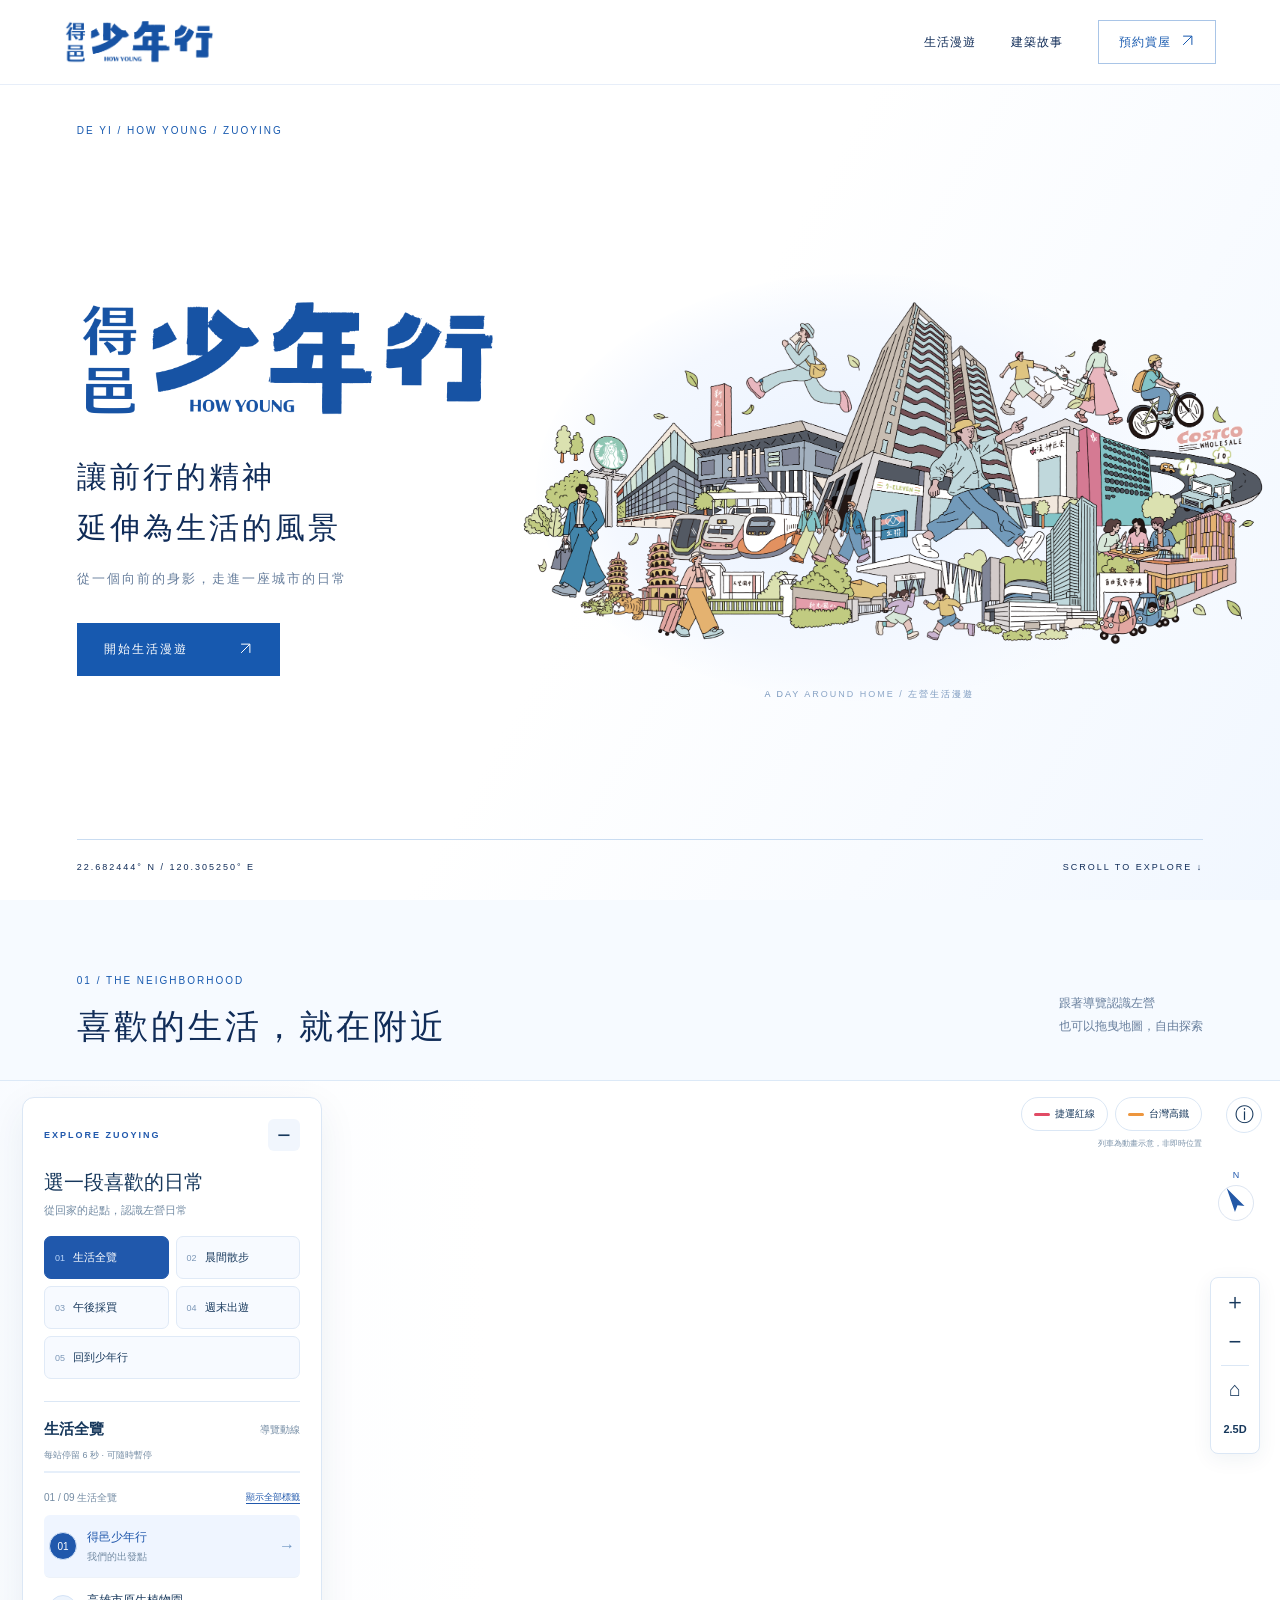
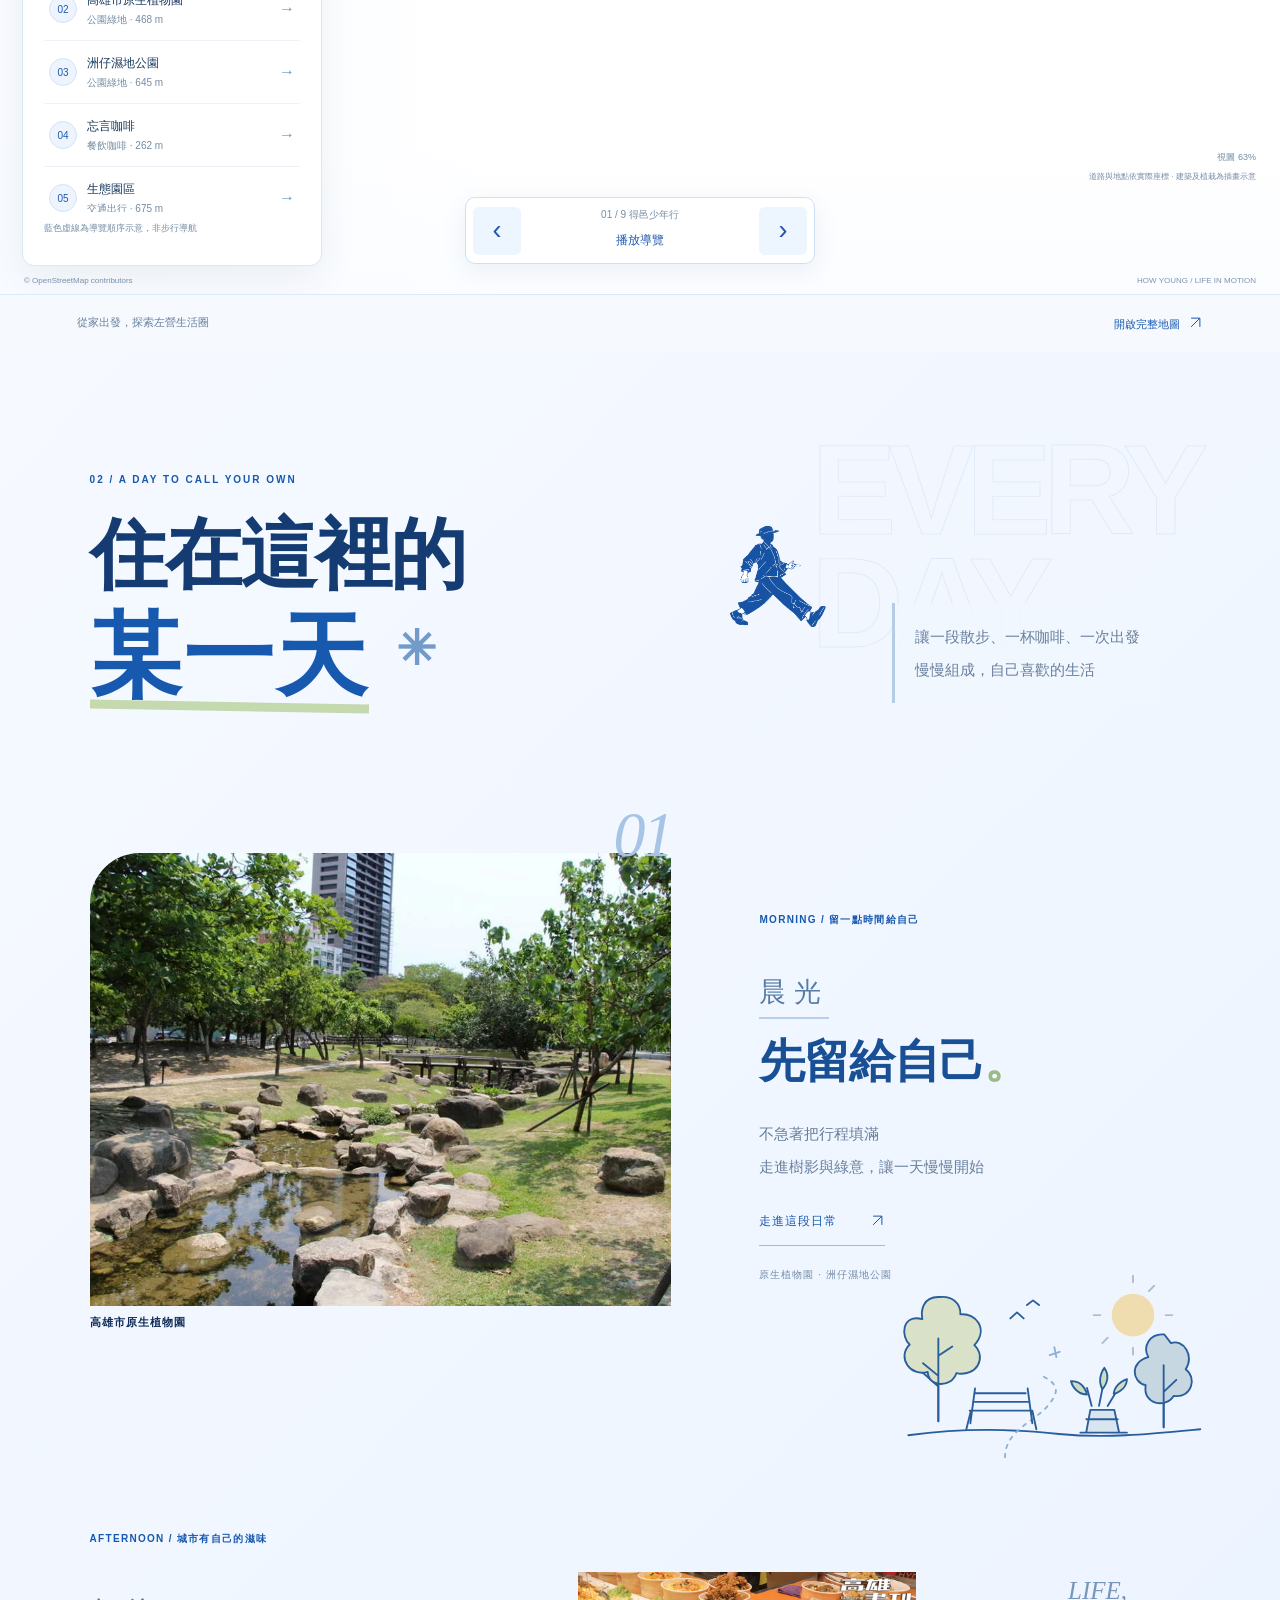
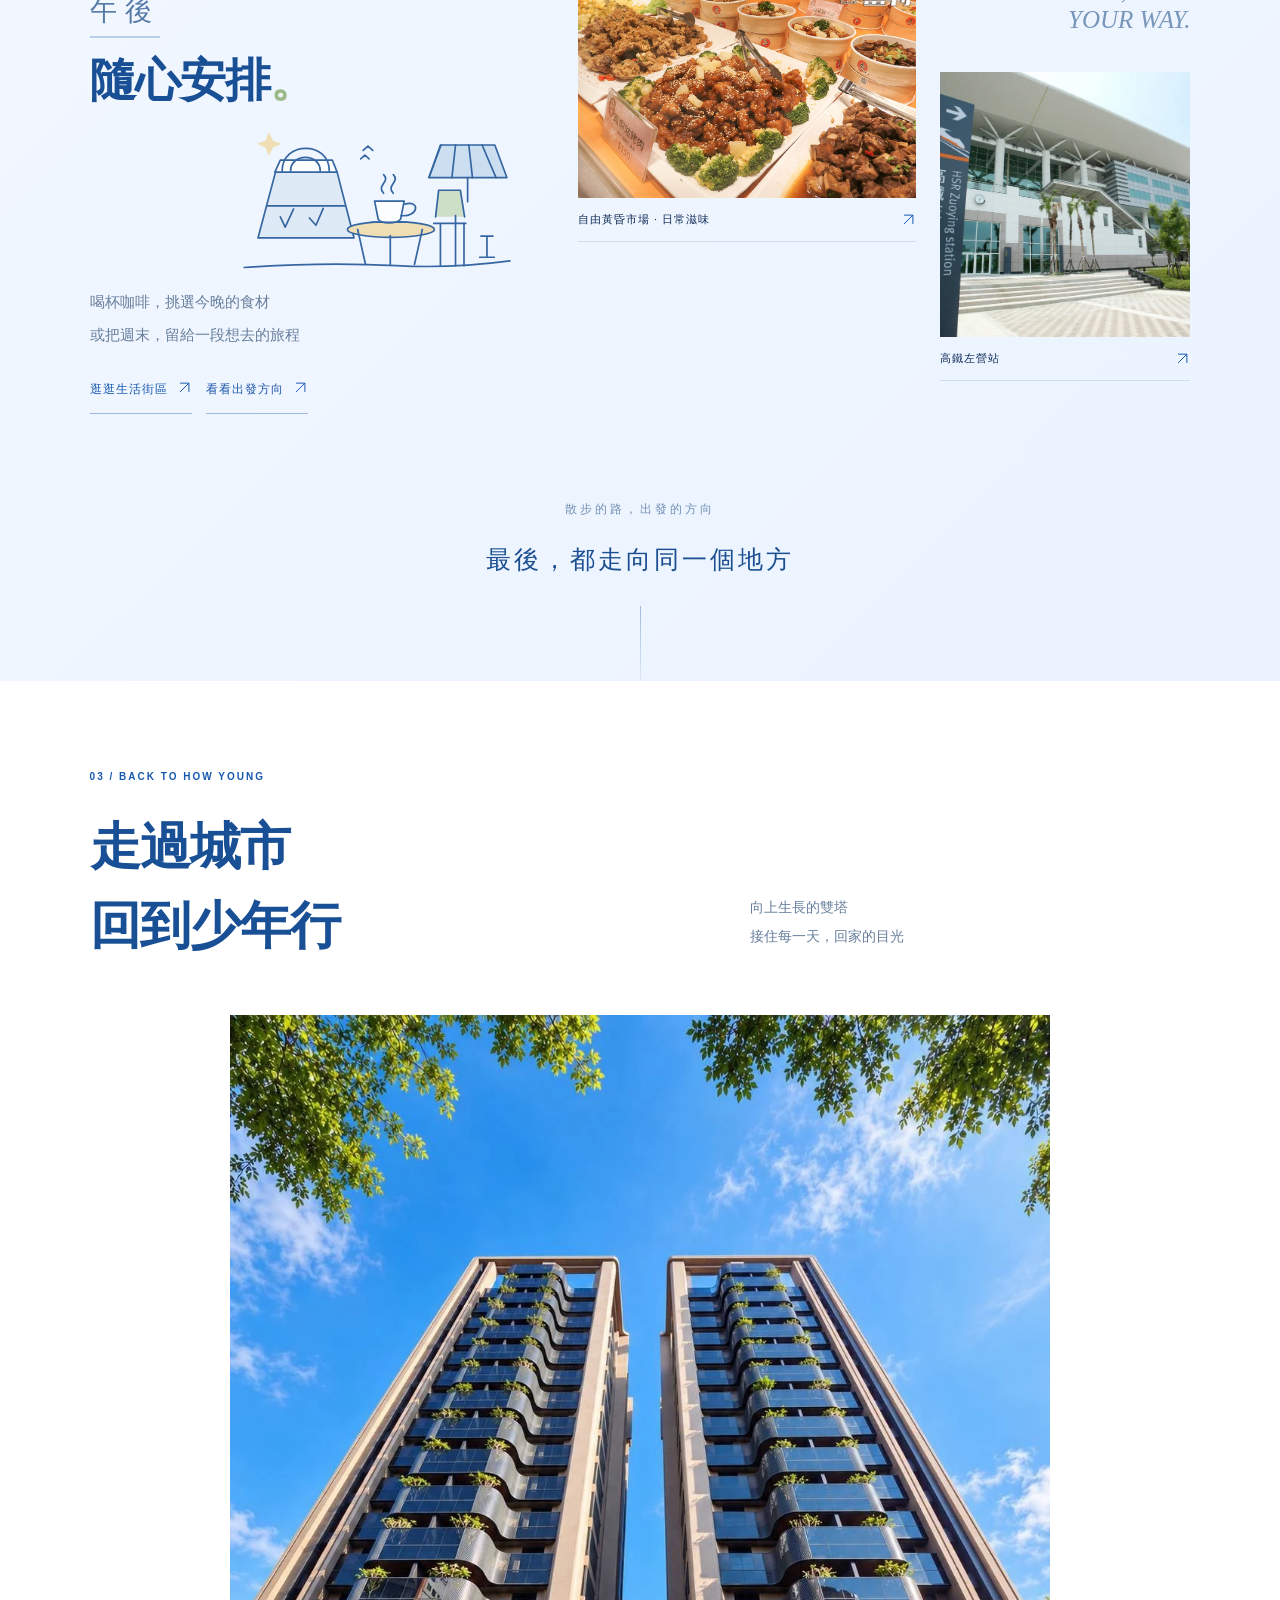
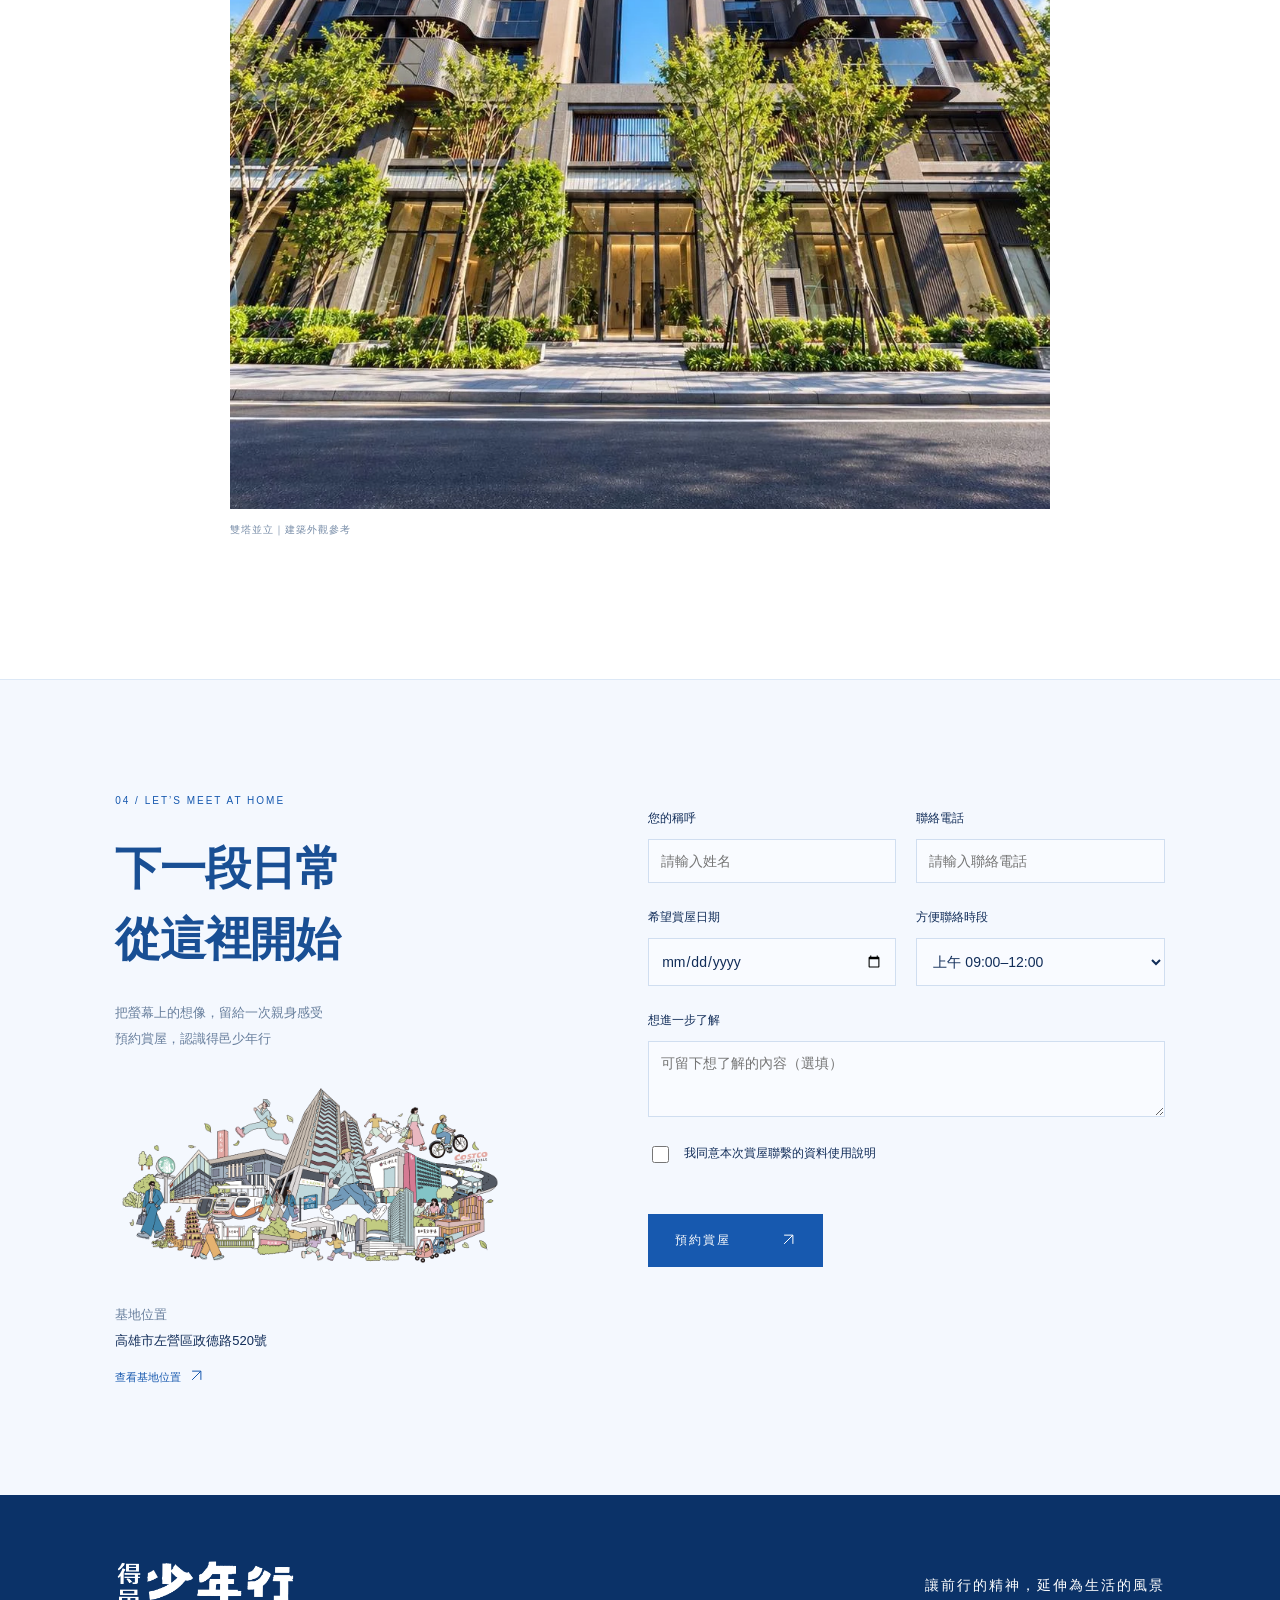
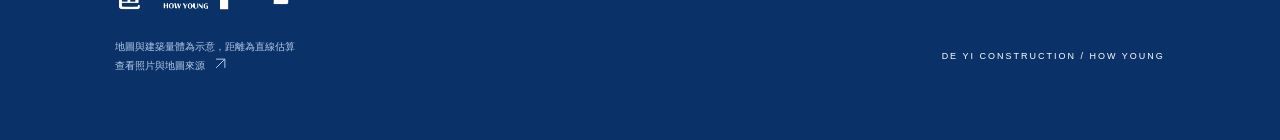
<file: HowYoung/index.html>
<!doctype html><html lang="zh-Hant"><head><meta charset="utf-8"><meta name="viewport" content="width=device-width,initial-scale=1"><meta name="theme-color" content="#ffffff"><title>得邑少年行｜讓前行，成為生活的風景</title><link rel="stylesheet" href="landing.css?v=10"></head><body>
<header class="site-header"><a href="#top"><img src="assets/logo.png" alt="得邑少年行"></a><nav><a href="#cityMap">生活漫遊</a><a href="#story">建築故事</a><a class="reserve-link" href="#reservation">預約賞屋 ↗</a></nav></header>
<main><section class="hero" id="top"><span class="hero-index">DE YI / HOW YOUNG / ZUOYING</span><div class="hero-content"><img class="hero-logo" src="assets/logo.png" alt="得邑少年行 HOW YOUNG"><h1>讓前行的精神<br>延伸為生活的風景</h1><p>從一個向前的身影，走進一座城市的日常</p><a class="button" href="#cityMap">開始生活漫遊 <span>↗</span></a></div><div class="hero-art" aria-hidden="true"><span class="art-orbit"></span><img src="assets/neighborhood.png" alt=""><span class="art-caption">A DAY AROUND HOME / 左營生活漫遊</span></div><div class="hero-rule"><span>22.682444° N / 120.305250° E</span><a href="#cityMap">SCROLL TO EXPLORE ↓</a></div><span class="hero-watermark" aria-hidden="true">YOUNG</span></section>
<section class="map-section" id="neighborhood"><div class="section-heading"><div><span class="eyebrow">01 / THE NEIGHBORHOOD</span><h2>喜歡的生活，就在附近</h2></div><p>跟著導覽認識左營<br>也可以拖曳地圖，自由探索</p></div><iframe id="cityMap" src="map.html?embedded=1&v=10" title="得邑少年行互動生活地圖" loading="lazy" allow="fullscreen"></iframe><div class="map-foot"><span>從家出發，探索左營生活圈</span><a href="map.html" target="_blank" rel="noopener">開啟完整地圖 ↗</a></div></section>
<section class="day-story section" aria-labelledby="dayTitle">
<div class="day-intro reveal"><span class="day-outline" aria-hidden="true">EVERY<br>DAY.</span><span class="eyebrow">02 / A DAY TO CALL YOUR OWN</span><h2 id="dayTitle">住在這裡的<br><em>某一天</em><span class="title-spark" aria-hidden="true">✳</span></h2><p>讓一段散步、一杯咖啡、一次出發<br>慢慢組成，自己喜歡的生活</p><img src="assets/walker.png" alt="" aria-hidden="true" class="day-walker"></div>
<article class="morning scene"><img class="scene-drawing park-drawing" src="assets/park-line.svg" alt="" aria-hidden="true"><div class="scene-photo reveal"><img src="assets/photos/park.webp" alt="原生植物園裡的樹蔭、水景與步道" loading="lazy"><span class="photo-label">高雄市原生植物園</span><span class="scene-number" aria-hidden="true">01</span></div><div class="scene-copy reveal"><span class="eyebrow">MORNING / 留一點時間給自己</span><h2><span class="small-title">晨光</span><br>先留給自己<span class="title-dot" aria-hidden="true">。</span></h2><p>不急著把行程填滿<br>走進樹影與綠意，讓一天慢慢開始</p><a class="story-link" href="#cityMap" data-theme="park">走進這段日常 <span>↗</span></a><span class="scene-note">原生植物園 · 洲仔濕地公園</span></div></article>
<article class="afternoon scene"><div class="scene-copy reveal"><span class="eyebrow">AFTERNOON / 城市有自己的滋味</span><h2><span class="small-title">午後</span><br>隨心安排<span class="title-dot" aria-hidden="true">。</span></h2><img class="scene-drawing cafe-drawing" src="assets/cafe-line.svg" alt="" aria-hidden="true"><p>喝杯咖啡，挑選今晚的食材<br>或把週末，留給一段想去的旅程</p><div class="story-actions"><a class="story-link" href="#cityMap" data-theme="food">逛逛生活街區 ↗</a><a class="story-link" href="#cityMap" data-theme="transit">看看出發方向 ↗</a></div></div><div class="daily-collage"><a class="market-shot reveal" href="#cityMap" data-theme="food"><img src="assets/photos/market-editorial.jpg" alt="自由黃昏市場熟食攤的料理陳列" loading="lazy"><span>自由黃昏市場 · 日常滋味 <b>↗</b></span></a><a class="train-shot reveal" href="#cityMap" data-theme="transit"><img src="assets/photos/hsr.webp" alt="高鐵左營站外觀" loading="lazy"><span>高鐵左營站 <b>↗</b></span></a><span class="collage-word" aria-hidden="true">LIFE,<br>YOUR WAY.</span></div></article>
<div class="day-closing reveal"><span class="closing-house" aria-hidden="true">⌂</span><span>散步的路，出發的方向</span><p>最後，都走向同一個地方</p><span class="closing-line" aria-hidden="true"></span></div>
</section>
<section class="home-story section" id="story"><div class="home-heading reveal"><span class="eyebrow">03 / BACK TO HOW YOUNG</span><h2>走過城市<br>回到少年行</h2><p>向上生長的雙塔<br>接住每一天，回家的目光</p></div><div class="home-layout"><figure class="home-photo reveal"><img id="homeDetailImage" src="assets/building.webp" alt="雙塔建築完整外觀" loading="lazy"><figcaption id="homeDetailCaption">雙塔並立｜建築外觀參考</figcaption></figure></div></section>
<section class="reservation section" id="reservation"><div><span class="eyebrow">04 / LET’S MEET AT HOME</span><h2>下一段日常<br>從這裡開始</h2><p>把螢幕上的想像，留給一次親身感受<br>預約賞屋，認識得邑少年行</p><img class="reservation-art" src="assets/neighborhood.png" alt="" aria-hidden="true" loading="lazy"><p class="address">基地位置<br><strong>高雄市左營區政德路520號</strong></p><a href="https://www.google.com/maps/search/?api=1&query=22.682444%2C120.30525" target="_blank" rel="noopener">查看基地位置 ↗</a></div><form id="bookingForm"><div class="form-row"><label>您的稱呼<input name="name" autocomplete="name" maxlength="40" required placeholder="請輸入姓名"></label><label>聯絡電話<input name="phone" autocomplete="tel" type="tel" inputmode="tel" pattern="[0-9+() -]{8,20}" required placeholder="請輸入聯絡電話"></label></div><div class="form-row"><label>希望賞屋日期<input name="date" type="date" required></label><label>方便聯絡時段<select name="time"><option>上午 09:00–12:00</option><option>下午 12:00–18:00</option><option>晚間 18:00–20:00</option></select></label></div><label>想進一步了解<textarea name="note" rows="3" maxlength="500" placeholder="可留下想了解的內容（選填）"></textarea></label><label class="consent"><input name="consent" type="checkbox" required><span>我同意本次賞屋聯繫的資料使用說明</span></label><button class="button" id="bookingSubmit" type="submit">預約賞屋 <span>↗</span></button><p id="bookingStatus" role="status"></p></form></section></main><button id="exitTour" class="exit-tour" type="button" hidden>← 返回網頁<span>生活漫遊</span></button>
<footer class="site-footer"><img src="assets/logo.png" alt="得邑少年行"><p>讓前行的精神，延伸為生活的風景</p><small>地圖與建築量體為示意，距離為直線估算<br><a href="sources.html">查看照片與地圖來源 ↗</a></small><span>DE YI CONSTRUCTION / HOW YOUNG</span></footer><script src="landing.js?v=10"></script><script src="icons.js?v=10"></script></body></html>
</file>
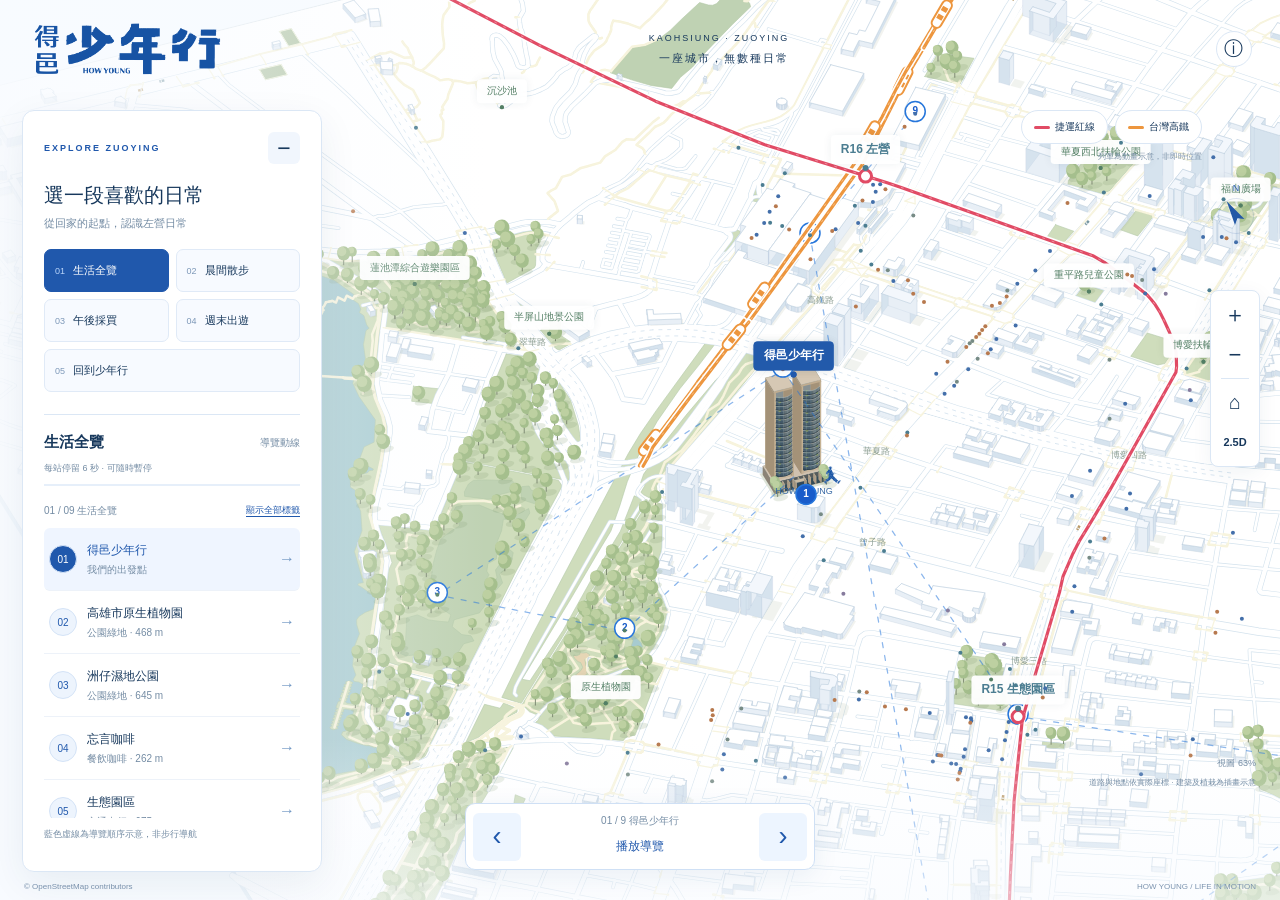
<file: HowYoung/map.html>
<!doctype html><html lang="zh-Hant"><head><meta charset="utf-8"><meta name="viewport" content="width=device-width,initial-scale=1"><meta name="theme-color" content="#ffffff"><title>得邑少年行｜走進左營的日常</title><meta name="description" content="從得邑少年行出發，以互動立體插畫探索左營的公園、街道、店家與交通。"><link rel="stylesheet" href="style.css?v=10"></head><body><script>if(new URLSearchParams(location.search).has("embedded"))document.body.classList.add("embedded");if(innerWidth<900)document.body.classList.add("list-closed");</script>
<canvas tabindex="0" id="map" aria-label="左營生活圈互動地圖，可拖曳移動與縮放"></canvas><div class="vignette"></div>
<header><a class="brand" href="#" aria-label="回到基地"><img src="assets/logo.png" alt="得邑少年行 HOW YOUNG"></a><div class="edition">KAOHSIUNG · ZUOYING <span>一座城市，無數種日常</span></div><button id="about" class="round" aria-label="地圖說明">ⓘ</button></header>
<section class="intro" id="intro"><span class="eyebrow">THE NEIGHBORHOOD JOURNAL / 01</span><h1>從家出發<br>把日常，<em>走成風景</em></h1><p>沿著街道遇見喜歡的店<br>在綠意裡，找回自己的步調</p><button id="start" class="primary">開始我的城市漫遊 <span>↗</span></button><div class="intro-note"><span class="tiny-dot"></span> 政德路520號 · 左營生活圈</div></section>
<aside class="explorer" id="explorer"><div class="explorer-top"><span class="eyebrow">EXPLORE ZUOYING</span><button id="collapse" aria-label="收合主題與動線">−</button></div><h2>選一段喜歡的日常</h2><p class="tour-intro" id="routeIntro">從回家的起點，認識左營日常</p><nav class="chapters" aria-label="探索主題"><button class="active" data-chapter="all"><small>01</small> 生活全覽</button><button data-chapter="park"><small>02</small> 晨間散步</button><button data-chapter="food"><small>03</small> 午後採買</button><button data-chapter="transit"><small>04</small> 週末出遊</button><button data-chapter="home"><small>05</small> 回到少年行</button></nav><div class="route-heading"><span id="routeName">生活全覽</span><small>導覽動線</small></div><div class="tour-controls"><button id="prevStop" aria-label="上一站">←</button><button id="playTour">▶ 自動導覽</button><button id="nextStop" aria-label="下一站">→</button></div><p class="data-note">每站停留 6 秒 · 可隨時暫停</p><div class="tour-progress"><i id="tourProgress"></i></div><div class="result-heading"><span id="count"></span><button id="labels">顯示全部標籤</button></div><div id="results" class="results"></div><p class="data-note">藍色虛線為導覽順序示意，非步行導航</p></aside>
<button id="openList" class="open-list">主題與導覽動線</button>
<div class="map-tools"><button id="zoomIn" aria-label="放大">＋</button><button id="zoomOut" aria-label="縮小">−</button><span></span><button id="home" aria-label="回到基地">⌂</button><button id="tilt" aria-label="切換俯視角度">2.5D</button></div>
<div class="rail-legend"><button id="redLayer" aria-pressed="true"><i class="red"></i>捷運紅線</button><button id="hsrLayer" aria-pressed="true"><i class="hsr"></i>台灣高鐵</button><small>列車為動畫示意，非即時位置</small></div><div class="compass"><span>N</span><svg viewBox="0 0 60 60" aria-hidden="true"><path d="M30 5L22 40L30 34L38 40Z" fill="#2358a6"/><circle cx="30" cy="30" r="25" fill="none" stroke="#2358a6" opacity=".2"/></svg></div>
<div class="map-caption"><span id="scale"></span><small>道路與地點依實際座標 · 建築及植栽為插畫示意</small></div>

<div class="gesture" id="gesture">拖曳探索 · 滾輪縮放 · 點選地點</div>
<section class="detail" id="detail" role="dialog" aria-modal="false" aria-labelledby="detailTitle" hidden><button class="close" id="closeDetail" aria-label="關閉介紹">×</button><div id="detailVisual"></div><button id="expandDetail" aria-expanded="false">展開地點介紹</button><div class="detail-content"><span class="eyebrow" id="detailCategory"></span><h2 id="detailTitle"></h2><p class="detail-summary" id="detailSummary"></p><p id="detailText"></p><div class="detail-meta" id="detailMeta"></div><div class="detail-actions"><a id="mapsLink" target="_blank" rel="noopener">在地圖上查看 ↗</a><a id="sourceLink" target="_blank" rel="noopener">資料來源 ↗</a></div></div></section>
<dialog id="info"><button id="closeInfo" class="close" aria-label="關閉說明">×</button><span class="eyebrow">ABOUT THIS MAP</span><h2>有依據的地圖<br>有想像的日常</h2><p>以基地座標 22.682444, 120.30525 為中心，收錄約 2.57 × 3.56 公里的城市範圍。道路、地點及公園輪廓取自 OpenStreetMap；雙塔依提供照片作外觀示意，不代表核定設計。</p><p>建築高度優先採地圖標註，缺少高度時使用示意量體。樹木配置屬插畫表現；既有步道、水域與球場採資料中的幾何輪廓。</p><p>所有已收錄店家均可在地圖點選。地圖會依縮放避讓標籤，亦可切換「顯示全部標籤」。公開地圖不保證涵蓋所有店家，營業狀態請向店家確認。距離為直線距離，不是步行路程。</p><p>地理資料取得：2026-11-03<br><a href="https://www.openstreetmap.org/copyright" target="_blank" rel="noopener">© OpenStreetMap contributors · ODbL</a><br><a href="sources.html" target="_blank">查看照片與地圖來源</a></p></dialog>
<button class="tour-floating" id="tourFloating" hidden>Ⅱ 暫停導覽</button><nav class="mobile-tour" aria-label="導覽播放控制"><button id="mobilePrev" aria-label="上一個導覽地點">‹</button><div><small id="mobileStop">01 / 09</small><button id="mobilePlay">▶ 自動導覽</button></div><button id="mobileNext" aria-label="下一個導覽地點">›</button></nav><div id="live" class="sr-only" aria-live="polite"></div><footer><a href="https://www.openstreetmap.org/copyright" target="_blank" rel="noopener">© OpenStreetMap contributors</a><span>HOW YOUNG / LIFE IN MOTION</span></footer>
<script src="data/map.js"></script><script src="data/transit.js"></script><script src="data/photos.js"></script><script src="app.js?v=10"></script><script>explore();</script><script src="icons.js?v=10"></script></body></html>
</file>
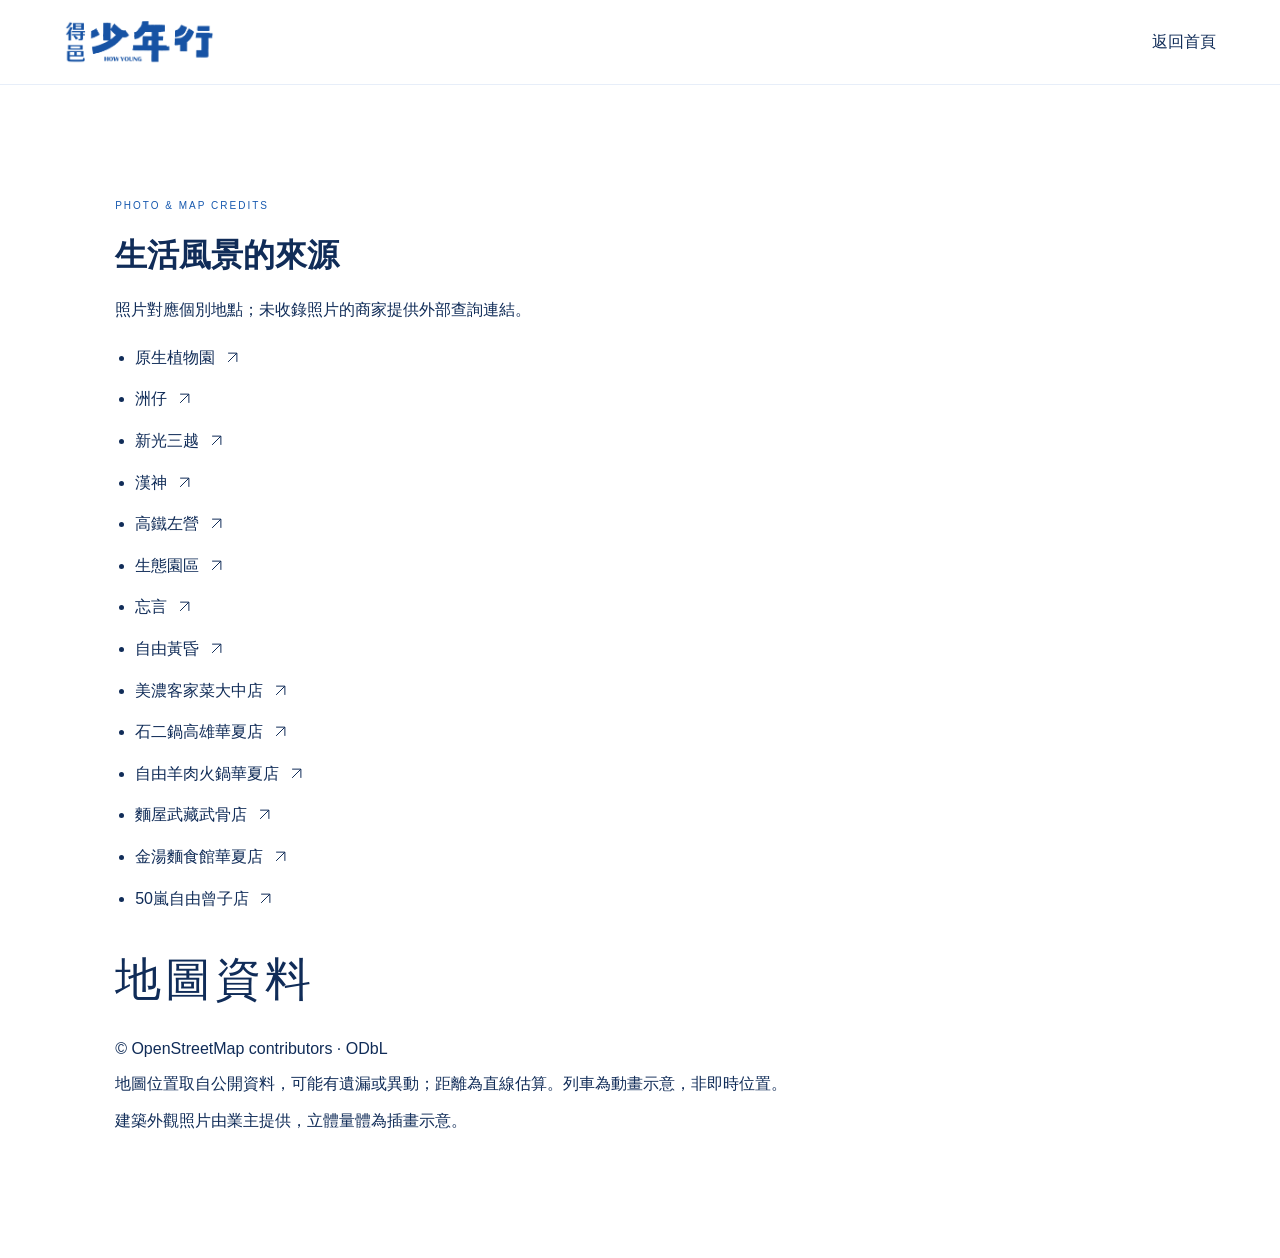
<file: HowYoung/sources.html>
<!doctype html><html lang="zh-Hant"><meta charset="utf-8"><meta name="viewport" content="width=device-width,initial-scale=1"><title>照片與地圖來源｜得邑少年行</title><link rel="stylesheet" href="landing.css?v=7"><body><header class="site-header"><a href="index.html"><img src="assets/logo.png" alt="得邑少年行"></a><a href="index.html">返回首頁</a></header><main class="section"><span class="eyebrow">PHOTO & MAP CREDITS</span><h1>生活風景的來源</h1><p>照片對應個別地點；未收錄照片的商家提供外部查詢連結。</p><ul style="line-height:2.6;padding-left:20px"><li><a target="_blank" rel="noopener" href="https://khh.travel/zh-tw/attractions/detail/44/">原生植物園 ↗</a></li><li><a target="_blank" rel="noopener" href="https://khh.travel/en/attractions/detail/369/">洲仔 ↗</a></li><li><a target="_blank" rel="noopener" href="https://www.tripadvisor.com/Attraction_Review-g13808929-d2226834-Reviews-Shinkong_Mitsukoshi_Mall_Kaohsiung_Zuoying-Zuoying_Kaohsiung.html">新光三越 ↗</a></li><li><a target="_blank" rel="noopener" href="https://news.nextapple.com/life/20221207/3FA93B78C005D299A3A44673630BAB8B">漢神 ↗</a></li><li><a target="_blank" rel="noopener" href="https://udn.com/news/amp/story/7266/8546442">高鐵左營 ↗</a></li><li><a target="_blank" rel="noopener" href="https://travel.yam.com/article/103746">生態園區 ↗</a></li><li><a target="_blank" rel="noopener" href="https://www.chickpt.com.tw/job-jJo592JRp0zw">忘言 ↗</a></li><li><a target="_blank" rel="noopener" href="https://takao.kcg.gov.tw/article/1198">自由黃昏 ↗</a></li><li><a target="_blank" rel="noopener" href="https://evieandbob.blogspot.com/2014/06/blog-post_14.html">美濃客家菜大中店 ↗</a></li><li><a target="_blank" rel="noopener" href="https://tw.openrice.com/en/kaohsiung-pingtung/r-%E7%9F%B3%E4%BA%8C%E9%8D%8B-%E9%AB%98%E9%9B%84%E8%8F%AF%E5%A4%8F%E5%BA%97-zuoying-district-taiwanese-hot-pot-r218253">石二鍋高雄華夏店 ↗</a></li><li><a target="_blank" rel="noopener" href="https://mydelicious.com.tw/自由羊肉火鍋店/1805/">自由羊肉火鍋華夏店 ↗</a></li><li><a target="_blank" rel="noopener" href="https://lyes.tw/menya-musashi/">麵屋武藏武骨店 ↗</a></li><li><a target="_blank" rel="noopener" href="https://footinder.app/places/642b7b46143668aff9d163cd">金湯麵食館華夏店 ↗</a></li><li><a href="https://footinder.com.tw/%E9%AB%98%E9%9B%84%E5%B8%82%E5%B7%A6%E7%87%9F%E5%8D%80/29365/" target="_blank" rel="noopener">50嵐自由曾子店 ↗</a></li></ul><h2>地圖資料</h2><p><a href="https://www.openstreetmap.org/copyright">© OpenStreetMap contributors · ODbL</a></p><p>地圖位置取自公開資料，可能有遺漏或異動；距離為直線估算。列車為動畫示意，非即時位置。</p><p>建築外觀照片由業主提供，立體量體為插畫示意。</p></main><script src="icons.js?v=7"></script></body></html>
</file>
<file: HowYoung/landing.css>
:root{--blue:#1759af;--ink:#102c58;--muted:#687f9d}*{box-sizing:border-box}html{scroll-behavior:smooth;scroll-padding-top:85px}body{margin:0;background:#fff;color:var(--ink);font-family:"PingFang TC","Microsoft JhengHei",sans-serif}a{color:inherit;text-decoration:none}button,input,select,textarea{font:inherit}a,button{touch-action:manipulation}button{cursor:pointer}a:focus-visible,button:focus-visible,input:focus-visible,select:focus-visible,textarea:focus-visible{outline:3px solid #6caaff;outline-offset:4px}.site-header{height:85px;padding:20px 5vw;display:flex;align-items:center;justify-content:space-between;background:#ffffffed;position:sticky;top:0;z-index:5;border-bottom:1px solid #e7eef9;backdrop-filter:blur(12px)}.site-header img{width:150px;display:block}.site-header nav{display:flex;align-items:center;gap:35px;font-size:12px;letter-spacing:1px}.reserve-link{color:var(--blue);border:1px solid #a9c5e7;padding:12px 20px}.hero{min-height:calc(100svh - 85px);position:relative;overflow:hidden;padding:50px 7vw 35px;display:flex;flex-direction:column;background:linear-gradient(120deg,#fff 50%,#f1f7ff)}.hero-index,.eyebrow{font-size:10px;letter-spacing:2px;color:var(--blue)}.hero-content{position:relative;z-index:1;margin:auto 0;padding:40px 0 60px}.hero-logo{width:min(520px,65vw);height:auto;display:block;margin-bottom:32px}.hero h1{font-family:"PMingLiU",serif;font-size:38px;font-weight:400;letter-spacing:5px;line-height:1.7;margin:0 0 15px}.hero p{font-size:13px;letter-spacing:2px;color:var(--muted)}.button{background:var(--blue);color:white;display:inline-flex;align-items:center;justify-content:space-between;gap:45px;padding:18px 27px;border:0;font-size:12px;letter-spacing:2px;margin-top:22px}.hero-rule{display:flex;justify-content:space-between;font-size:9px;letter-spacing:2px;border-top:1px solid #c9dcf1;padding-top:22px;z-index:1}.hero-watermark{position:absolute;right:-5vw;bottom:20%;font:bold 20vw Georgia;color:#eaf2fd;writing-mode:vertical-rl;line-height:1;letter-spacing:-10px}.section-heading{display:flex;justify-content:space-between;align-items:end;padding:70px 6vw 30px}.section-heading h2{font-family:"PMingLiU",serif;font-size:34px;font-weight:400;letter-spacing:3px;margin:16px 0 0}.section-heading p{font-size:12px;color:var(--muted);line-height:1.9}.map-section{background:#f6faff}.map-section iframe{width:100%;height:900px;height:90svh;min-height:650px;display:block;border:0;border-block:1px solid #dce9f7}.map-foot{display:flex;justify-content:space-between;padding:20px 6vw;font-size:11px;color:var(--muted)}.section{padding:110px 9vw}.story{display:grid;grid-template-columns:1fr 1fr;gap:10vw;align-items:center}.section h2{font-family:"PMingLiU",serif;font-weight:400;font-size:46px;line-height:1.55;letter-spacing:4px;margin:25px 0}.story .lead{font-size:19px;line-height:1.9;letter-spacing:2px}.story p{font-size:13px;color:var(--muted);line-height:2.3}.story figure{margin:0}.story img{width:100%;display:block;max-height:650px;object-fit:cover}.story figcaption{font-size:9px;color:var(--muted);margin-top:10px}.signature{font-size:15px;margin-top:40px;letter-spacing:5px;border-top:1px solid #c6d8ed;padding-top:25px}.signature span{display:block;font-size:9px;letter-spacing:3px;margin-top:12px}.everyday{background:#edf5ff}.life-grid{display:grid;grid-template-columns:repeat(3,1fr);gap:35px;margin-top:50px}.life-grid article{position:relative;padding-top:22px;border-top:1px solid #aac5e6}.num{display:block;font:italic 22px Georgia;color:var(--blue);margin-bottom:20px}.life-grid img{width:100%;height:210px;object-fit:cover}.life-grid h3{font-family:"PMingLiU",serif;font-size:23px;font-weight:400;letter-spacing:1px;margin-top:28px}.life-grid p{font-size:12px;line-height:2;color:var(--muted)}.life-grid a{font-size:11px;display:inline-block;margin-top:15px;color:var(--blue)}.reservation{display:grid;grid-template-columns:1fr 1.2fr;gap:8vw}.reservation p{font-size:13px;line-height:2;color:var(--muted)}.reservation .address{margin-top:45px}.address strong{font-weight:500;color:var(--ink)}.reservation>div>a{font-size:11px;color:var(--blue)}form{padding-top:20px}form label{display:flex;flex-direction:column;font-size:12px;gap:12px;margin-bottom:26px}.form-row{display:grid;grid-template-columns:1fr 1fr;gap:20px}input,select,textarea{padding:13px 12px;border:1px solid #d0def0;border-radius:0;background:#f9fbff;color:var(--ink);width:100%;min-width:0;font-size:14px}.consent{flex-direction:row;align-items:flex-start;line-height:1.8}.consent input{width:17px;height:17px;flex-shrink:0;accent-color:var(--blue)}.reservation .form-note{font-size:10px;color:#74869f}.reservation #bookingStatus{color:var(--blue);font-size:12px}.site-footer{background:#0b3268;color:white;padding:65px 9vw;display:grid;grid-template-columns:1fr 1fr;gap:25px;align-items:center}.site-footer img{width:180px;background:white;padding:10px}.site-footer p{font-size:14px;letter-spacing:2px}.site-footer small{font-size:10px;line-height:1.9;color:#b3c8e6}.site-footer>span{font-size:9px;letter-spacing:2px}.site-footer p,.site-footer>span{text-align:right}
@media(max-width:700px){html{scroll-padding-top:70px}.site-header{height:70px;padding:15px 18px}.site-header img{width:110px}.site-header nav{gap:15px;font-size:10px}.site-header nav>a:nth-child(2){display:none}.reserve-link{padding:9px 12px}.hero{min-height:calc(92svh - 70px);padding:35px 25px 30px}.hero-logo{width:90%;margin-bottom:35px}.hero h1{font-size:29px;letter-spacing:3px}.hero p{font-size:11px;letter-spacing:1px;line-height:2}.hero-content{padding:45px 0}.hero-index{font-size:8px}.hero-watermark{font-size:30vw;bottom:14%;opacity:.5}.hero-rule{font-size:7px;letter-spacing:1px;gap:10px}.button{padding:17px 22px;font-size:11px}.section-heading{padding:50px 23px 25px;display:block}.section-heading h2{font-size:27px;letter-spacing:1px}.section-heading p{font-size:11px;margin-top:17px}.map-section iframe{height:90svh;min-height:640px}.map-foot{padding:17px 20px;gap:10px;font-size:9px}.section{padding:65px 25px}.story,.reservation{grid-template-columns:1fr;gap:35px}.section h2{font-size:35px;letter-spacing:2px}.story .lead{font-size:17px}.story p{font-size:12px}.story img{max-height:540px}.life-grid{grid-template-columns:1fr;gap:45px;margin-top:35px}.life-grid img{height:220px}.life-grid h3{margin-top:22px}.signature{margin-top:25px}.reservation .address{margin-top:25px}.form-row{gap:12px}input,select,textarea{font-size:16px;padding:12px 9px}.site-footer{grid-template-columns:1fr;padding:45px 25px;gap:20px}.site-footer p,.site-footer>span{text-align:left}.site-footer p{font-size:12px}.eyebrow{font-size:9px}}
@media(prefers-reduced-motion:reduce){html{scroll-behavior:auto}}

.ui-icon{width:15px;height:15px;display:inline-block;vertical-align:-2px;margin-left:5px}.site-footer img{background:none;padding:0;filter:brightness(0) invert(1)}.form-row>*{min-width:0}input[type=date]{appearance:none;-webkit-appearance:none;display:block;min-height:48px;max-width:100%;width:100%;text-align:left}input::-webkit-date-and-time-value{text-align:left}select{min-height:48px;max-width:100%}.form-note{padding:14px 16px;border-left:2px solid #aac5e7;background:#f5f8fd}.map-foot a{color:var(--blue)}
@media(max-width:700px){.site-header{height:64px;padding:12px 16px}.hero{min-height:0;padding:26px 24px 24px}.hero-content{padding:46px 0 38px}.hero-logo{width:82%;max-width:340px;margin-bottom:25px}.hero h1{font-size:27px;line-height:1.6;letter-spacing:2px}.hero-rule{padding-top:18px}.section-heading{padding:34px 24px 20px}.map-section iframe{height:calc(100svh - 64px);min-height:520px;max-height:850px}.form-row{grid-template-columns:minmax(0,1fr);gap:0}form label{font-size:14px;gap:9px;margin-bottom:20px}input,select,textarea{font-size:16px;min-width:0;width:100%;max-width:100%;padding:13px 12px}input[type=date]{width:100%;min-height:50px}.reservation .button{width:100%;min-height:52px}.reservation .form-note{font-size:12px;line-height:1.8}.consent input{width:20px;height:20px}.section{padding:54px 24px}.site-footer img{width:160px}.site-footer{gap:20px}.map-foot{font-size:10px;line-height:1.8}html{scroll-padding-top:78px}}
/* Illustration-led home and a map that fits beneath the navigation */
.hero{display:grid;grid-template-columns:minmax(320px,.85fr) minmax(0,1.35fr);column-gap:3vw;min-height:calc(100svh - 85px);padding:40px 6vw 28px;align-items:center}.hero-index{grid-column:1/-1;align-self:start}.hero-content{grid-column:1;grid-row:2;margin:0;padding:50px 0;z-index:2}.hero-logo{width:100%;max-width:460px}.hero h1{font-size:clamp(27px,2.35vw,40px);letter-spacing:3px}.hero-art{grid-column:2;grid-row:2;position:relative;min-width:0;isolation:isolate;align-self:center}.hero-art img{display:block;width:115%;max-width:none;margin-left:-4%;position:relative;z-index:1;animation:cityFloat 9s ease-in-out infinite}.art-orbit{position:absolute;z-index:0;inset:0 4% 0 0;border-radius:50%;background:radial-gradient(ellipse,#e9f2ff 0%,#f4f8ff 55%,transparent 72%)}.art-caption{display:block;text-align:center;color:#7191b9;font-size:9px;letter-spacing:2px;margin-top:16px}.hero-rule{grid-column:1/-1;align-self:end}.hero-watermark{display:none}.map-section iframe{height:calc(100svh - 85px);min-height:580px;max-height:1100px;scroll-margin-top:0}.booking-contacts{display:none}.reservation #bookingStatus:empty{display:none}.reservation #bookingStatus:not(:empty){background:#edf5ff;border-left:3px solid #2058ac;padding:16px;font-size:13px;line-height:1.8}.reservation .form-note{display:none}
@keyframes cityFloat{50%{transform:translateY(-8px)}}
@media(max-width:1000px){.hero{grid-template-columns:1fr 1.05fr;gap:20px;padding:35px 5vw 28px}.hero h1{font-size:27px}.hero p{font-size:11px;letter-spacing:1px}}
@media(max-width:700px){.hero{display:flex;flex-direction:column;align-items:stretch;gap:0;min-height:0;padding:28px 24px 25px}.hero-content{padding:32px 0 15px}.hero-logo{width:82%;max-width:310px;margin-bottom:24px}.hero h1{font-size:27px}.hero-art{width:100%;margin:0 0 24px}.hero-art img{width:112%;margin-left:-6%}.art-caption{font-size:8px;letter-spacing:1px;margin-top:8px}.hero-rule{width:100%;font-size:7px}.map-section iframe{height:calc(100svh - 64px);min-height:480px;max-height:900px}.section-heading{padding-top:35px}.hero .button{margin-top:15px}}
@media(prefers-reduced-motion:reduce){.hero-art img{animation:none}}

.exit-tour[hidden]{display:none!important}.exit-tour{display:flex;justify-content:space-between;align-items:center;position:fixed;inset:0 0 auto;z-index:40;height:calc(54px + env(safe-area-inset-top,0px));padding:env(safe-area-inset-top,0px) 18px 0;background:#fff;border:0;border-bottom:1px solid #dce8f5;color:#2058ac;font-size:14px;cursor:pointer}.exit-tour span{font-size:10px;letter-spacing:2px;color:#7c94af}.tour-mode{position:fixed;width:100%;overflow:hidden}.tour-mode .site-header{visibility:hidden}.tour-mode #cityMap{position:fixed;z-index:35;left:0;top:calc(54px + env(safe-area-inset-top,0px));width:100%;height:calc(var(--tour-height,100dvh) - 54px - env(safe-area-inset-top,0px));min-height:0;max-height:none;border:0;background:#fff}.everyday{position:relative;overflow:hidden}.section-walker{position:absolute;top:40px;right:8%;width:70px;opacity:.85;pointer-events:none}@media(max-width:700px){.section-walker{top:35px;right:22px;width:48px}}
/* V8 — A day around home */
.day-story{background:#f0f6ff;padding:100px 7vw 0;overflow:hidden}.day-intro{position:relative;max-width:1240px;margin:0 auto 100px;display:grid;grid-template-columns:1fr 1fr;align-items:end}.day-intro>.eyebrow{grid-column:1/-1}.day-intro h2{font-size:clamp(45px,5vw,76px);line-height:1.25;letter-spacing:5px;margin-bottom:0}.day-intro em{font-style:normal;color:var(--blue)}.day-intro p,.scene-copy p,.home-heading p{font-size:15px;line-height:2.1;color:var(--muted)}.day-intro p{padding:0 80px 10px 15%}.day-walker{position:absolute;right:2%;top:35px;width:65px;transform:rotate(-8deg)}.scene{max-width:1240px;margin:0 auto;display:grid;grid-template-columns:1.35fr 1fr;align-items:center;gap:8%;position:relative}.scene-photo{position:relative;aspect-ratio:1.2}.scene-photo>img{display:block;width:100%;height:100%;object-fit:cover;border-radius:100px 0 0 0}.photo-label{position:absolute;bottom:18px;left:22px;padding:9px 15px;background:#fffef4ed;font-size:11px;letter-spacing:2px}.scene-number{position:absolute;right:-35px;top:-55px;font:italic 110px Georgia;color:#a8c7ed;line-height:1}.scene-copy h2{font-size:clamp(36px,3.5vw,54px);line-height:1.5;margin:22px 0}.scene-copy .eyebrow{line-height:2}.story-link{display:inline-flex;align-items:center;justify-content:space-between;gap:25px;border-bottom:1px solid #9db9dd;color:var(--blue);padding:14px 0;font-size:13px;letter-spacing:1px;min-height:48px}.story-link:hover{border-color:var(--blue)}.scene-note{display:block;font-size:11px;letter-spacing:1px;color:#748ca9;margin-top:24px}.afternoon{grid-template-columns:1fr 1.45fr;margin-top:140px;gap:6%}.story-actions{display:flex;align-items:start;gap:25px;flex-wrap:wrap}.daily-collage{position:relative;display:grid;grid-template-columns:1.2fr 1fr;gap:22px;padding:0 0 95px}.daily-collage a{position:relative;display:block}.daily-collage img{display:block;width:100%;object-fit:cover;height:100%;transition:filter .3s}.daily-collage a:hover img{filter:brightness(1.06)}.market-shot{height:390px}.train-shot{height:260px;margin-top:140px}.daily-collage a>span{display:flex;justify-content:space-between;padding:13px 12px;background:white;font-size:12px;letter-spacing:1px}.daily-collage b{font-weight:400;color:var(--blue)}.collage-word{position:absolute;right:0;top:12px;font:italic 28px Georgia;color:#6188bb;line-height:1.2}.day-closing{text-align:center;padding:110px 0 0}.day-closing>span:first-child{font-size:12px;letter-spacing:3px;color:#7390b4}.day-closing p{font-family:'PMingLiU',serif;font-size:27px;letter-spacing:4px}.closing-line{display:block;width:1px;height:100px;margin:30px auto 0;background:linear-gradient(#9fbadd,#dce9f7)}.home-story{background:#fff;padding:90px 7vw 110px}.home-heading{max-width:1240px;margin:0 auto 50px;display:grid;grid-template-columns:1fr 1fr;align-items:end}.home-heading>.eyebrow{grid-column:1/-1}.home-heading h2{font-size:clamp(38px,4.2vw,64px);margin-bottom:0}.home-heading>p{padding-left:20%}.home-layout{max-width:1240px;margin:auto;display:grid;grid-template-columns:1.3fr 1fr;gap:9%;align-items:center}.home-photo{position:relative;height:690px;margin:0;overflow:hidden;background:#edf4fc}.home-photo img{display:block;width:100%;height:100%;object-fit:cover;transform-origin:center;transition:object-position .8s,transform .8s}.home-photo img[data-view=balcony]{transform:scale(1.65);transform-origin:30% 35%}.home-photo img[data-view=entry]{transform:scale(1.65);transform-origin:50% 100%}.home-photo figcaption{position:absolute;left:0;right:0;bottom:0;padding:17px 20px;background:#ffffffef;font-size:11px;letter-spacing:1px}.building-options{margin-top:30px}.building-options button{border:0;border-top:1px solid #d4e1f0;background:transparent;width:100%;text-align:left;color:var(--ink);display:grid;grid-template-columns:35px 1fr;column-gap:12px;padding:27px 16px;transition:background .25s}.building-options button:last-child{border-bottom:1px solid #d4e1f0}.building-options button.active{background:#edf5ff}.building-options button>span{font:italic 17px Georgia;color:#6286b2;padding-top:6px}.building-options strong{font-family:'PMingLiU',serif;font-size:25px;font-weight:400;letter-spacing:2px}.building-options small{grid-column:2;font-size:12px;line-height:1.8;color:var(--muted);margin-top:8px}.detail-hint{font-size:11px;color:#748ca9;margin:18px 0 25px}.reservation{background:#f4f8fe;border-top:1px solid #dce8f6}.reservation-art{width:100%;max-width:390px;display:block;margin:22px 0 0}.reservation .address{margin-top:25px}.will-reveal{opacity:0;transform:translateY(24px);transition:opacity .8s ease,transform .8s ease}.will-reveal.is-visible{opacity:1;transform:none}
@media(min-width:1600px){.day-story{padding-top:130px}.day-intro{margin-bottom:130px}}
@media(max-width:900px){.day-intro p{padding:0 0 0 10%}.day-walker{right:5px;top:0;width:45px}.scene{gap:6%}.daily-collage{gap:12px}.market-shot{height:310px}.train-shot{height:220px}.home-photo{height:540px}.home-layout{gap:5%}.building-options strong{font-size:22px}}
@media(max-width:700px){.day-story{padding:60px 24px 0}.day-intro{display:block;margin-bottom:65px}.day-intro h2{font-size:48px;letter-spacing:3px;margin-top:22px}.day-intro p{padding:0;margin-top:24px;font-size:13px}.day-walker{top:48px;right:12px;width:48px}.scene,.afternoon{grid-template-columns:1fr;gap:30px}.scene-photo{aspect-ratio:1.1;margin-right:12px}.scene-photo>img{border-radius:65px 0 0 0}.scene-number{font-size:80px;right:-16px;top:-35px}.scene-copy h2{font-size:36px;margin:18px 0}.scene-copy p{font-size:14px}.photo-label{left:14px;bottom:14px;font-size:10px;padding:8px 10px}.scene-note{margin-top:15px}.afternoon{margin-top:80px}.daily-collage{gap:14px;padding-bottom:40px}.market-shot{height:260px}.train-shot{height:190px;margin-top:95px}.daily-collage a>span{font-size:10px;letter-spacing:0;padding:12px 8px}.collage-word{font-size:24px;top:8px}.story-actions{gap:20px}.story-link{font-size:12px}.day-closing{padding-top:65px}.day-closing p{font-size:22px;letter-spacing:2px}.day-closing>span:first-child{font-size:10px}.closing-line{height:65px}.home-story{padding:60px 24px}.home-heading{display:block;margin-bottom:30px}.home-heading h2{font-size:38px;letter-spacing:2px}.home-heading>p{padding:0;font-size:14px;margin-top:22px}.home-layout{grid-template-columns:1fr;gap:30px}.home-photo{height:auto;aspect-ratio:.76}.home-details>.eyebrow{font-size:9px}.building-options{margin-top:18px}.building-options button{padding:20px 12px}.building-options strong{font-size:22px}.building-options small{font-size:12px}.home-photo figcaption{font-size:10px;padding:13px}.reservation-art{max-width:300px;margin-top:24px}.reservation{padding-top:55px}.reservation h2{font-size:35px}.reservation form{padding-top:0}}
@media(prefers-reduced-motion:reduce){.will-reveal{opacity:1;transform:none;transition:none}.home-photo img,.daily-collage img{transition:none}}
/* V9 — Blue illustrated editorial */
.day-story{background:linear-gradient(135deg,#f6f9ff,#eaf3ff);position:relative}.day-intro{isolation:isolate;padding:22px 0 35px}.day-intro h2{font-family:'Arial Black','PingFang TC','Microsoft JhengHei',sans-serif;font-weight:900;line-height:1.16;letter-spacing:-2px;font-size:clamp(54px,6vw,88px);color:#143b72;position:relative;z-index:1}.day-intro em{display:inline-block;position:relative;padding:4px 12px 10px 0;transform:rotate(-3deg);font-size:1.18em;letter-spacing:2px}.day-intro em:after{content:'';position:absolute;height:9px;background:#c5d9af;left:0;right:12px;bottom:7px;z-index:-1;transform:rotate(1deg)}.title-spark{font-size:48px;color:#739bc9;display:inline-block;vertical-align:top;margin:22px 0 0 15px;animation:softTurn 18s linear infinite}.day-outline{position:absolute;right:-10px;top:-18px;font:900 clamp(80px,10vw,145px)/.88 Arial,sans-serif;letter-spacing:-8px;color:transparent;-webkit-text-stroke:1px #c6d9ef;z-index:-1;transform:rotate(5deg);opacity:.65}.day-intro p{position:relative;background:#f1f7ffdb;border-left:3px solid #b5cbe6;padding:17px 20px;max-width:360px;justify-self:end;margin-right:30px;font-size:15px;line-height:2.2}.day-walker{width:100px;right:33%;top:70px;transform:rotate(-10deg)}.day-intro>.eyebrow{font-size:10px;letter-spacing:2px;font-weight:700}.scene-copy h2{font-family:'PingFang TC','Microsoft JhengHei',sans-serif;font-weight:800;color:#194f94;letter-spacing:-1px;font-size:clamp(36px,3.6vw,54px);line-height:1.45}.scene-copy h2 .small-title{font-size:.58em;letter-spacing:8px;display:inline-block;font-weight:500;color:#577ba7;border-bottom:2px solid #b9cfe8;padding-bottom:5px;margin-bottom:9px}.title-dot{color:#9cba88}.scene-copy .eyebrow{font-size:10px;font-weight:600;letter-spacing:1.3px}.scene-photo{transform:rotate(-2deg);padding:12px 12px 40px;background:#fff;box-shadow:0 15px 40px #28558510;z-index:1}.scene-photo>img{border-radius:60px 0 0 0}.photo-label{bottom:10px;left:20px;background:none;font-weight:600;letter-spacing:1px;padding:0}.scene-number{font-family:Arial,sans-serif;font-weight:900;font-style:normal;font-size:90px;letter-spacing:-7px;color:#fff;-webkit-text-stroke:2px #8fb2db;right:-24px;top:-45px;transform:rotate(7deg)}.scene-drawing{pointer-events:none}.park-drawing{position:absolute;right:-25px;bottom:-85px;width:320px;opacity:.9}.morning{padding-bottom:35px}.scene-copy{position:relative;z-index:2}.scene-copy p{font-size:15px;line-height:2.2}.story-link{background:#1e5ca9;color:#fff;padding:14px 20px;border:0;border-radius:2px;box-shadow:3px 4px 0 #c2d6ec;font-weight:500;transition:transform .2s,background .2s}.story-link:hover{background:#124681;transform:translateY(-2px)}.scene-note{font-size:10px;letter-spacing:1px;margin-top:22px}.afternoon{margin-top:155px}.cafe-drawing{display:block;width:290px;margin:-20px -10px -5px auto}.afternoon .scene-copy p{margin-top:5px}.story-actions{gap:14px}.story-actions .story-link:last-child{background:#fff;color:#2058ac}.daily-collage{padding-bottom:130px}.market-shot{transform:rotate(-3deg);box-shadow:0 12px 24px #28558514;z-index:1}.train-shot{transform:rotate(4deg);box-shadow:0 12px 24px #28558514;z-index:2}.daily-collage a{border:8px solid #fff;background:#fff}.daily-collage a>span{font-weight:600;padding:12px 3px}.daily-collage .collage-word{font-family:Arial,sans-serif;font-weight:900;font-style:normal;color:#245c9e;font-size:30px;letter-spacing:-1px;transform:rotate(7deg);right:10px;top:3px}.train-drawing{position:absolute;width:265px;left:-20px;bottom:0;z-index:3;pointer-events:none}.day-closing{padding-top:70px;position:relative}.day-closing:before{content:'';display:block;position:absolute;top:10px;left:15%;right:15%;height:45px;border-top:2px dashed #a8c3e1;border-radius:50%;transform:rotate(-4deg)}.closing-house{display:block;color:#2058ac;font-size:60px;line-height:1;margin-bottom:22px}.day-closing>span:nth-child(2){font-size:12px;letter-spacing:3px;color:#7390b4}.day-closing p{font-family:'PingFang TC','Microsoft JhengHei',sans-serif;font-weight:700;font-size:30px;color:#1b4f91;letter-spacing:2px}.home-heading h2,.reservation h2{font-family:'PingFang TC','Microsoft JhengHei',sans-serif;font-weight:800;color:#194f94;letter-spacing:-1px}.building-options strong{font-family:'PingFang TC','Microsoft JhengHei',sans-serif;font-weight:600;font-size:22px;letter-spacing:1px}.home-photo{border-radius:90px 0 0 0}.home-details .story-link{margin-top:4px}.home-heading>.eyebrow{font-weight:600}.closing-line{height:80px}.day-story .will-reveal.is-visible.scene-photo{transform:rotate(-2deg)}.day-story .will-reveal.is-visible.market-shot{transform:rotate(-3deg)}.day-story .will-reveal.is-visible.train-shot{transform:rotate(4deg)}
@keyframes softTurn{to{transform:rotate(360deg)}}
@media(max-width:900px){.park-drawing{width:250px;bottom:-90px}.cafe-drawing{width:230px}.day-walker{right:32%;width:80px}.day-intro p{max-width:290px;margin-right:0}.day-outline{font-size:110px}.story-actions .story-link{font-size:11px;padding:13px}.train-drawing{width:220px}}
@media(max-width:700px){.day-story{padding:45px 24px 0}.day-intro{padding:10px 0 12px;margin-bottom:115px}.day-intro h2{font-size:clamp(40px,10.5vw,64px);line-height:1.23;letter-spacing:-1px;margin:23px 0 15px}.day-intro em{font-size:1.23em;letter-spacing:3px;padding-bottom:7px}.day-intro em:after{height:7px;bottom:8px}.title-spark{font-size:30px;margin-left:10px;margin-top:18px}.day-outline{font-size:91px;right:-20px;top:8px;letter-spacing:-6px;opacity:.55}.day-walker{width:65px;right:4px;top:133px}.day-intro p{padding:9px 0 9px 15px;margin:27px 0 0;font-size:12px;background:transparent;max-width:100%;line-height:2.2}.day-intro>.eyebrow{font-size:8px;letter-spacing:1.5px}.park-drawing{width:190px;top:-113px;bottom:auto;right:-8px;z-index:2}.morning{padding-bottom:0;gap:27px}.scene-photo{padding:8px 8px 32px;margin:0 7px;aspect-ratio:1.03}.scene-photo>img{border-radius:42px 0 0 0}.photo-label{font-size:9px;left:15px;bottom:10px}.scene-number{font-size:64px;right:-12px;top:-28px;letter-spacing:-5px;-webkit-text-stroke-width:1.4px}.scene-copy h2{font-size:clamp(30px,8.2vw,39px);line-height:1.4;margin:18px 0 16px}.scene-copy h2 .small-title{letter-spacing:5px;font-size:.6em;margin-bottom:8px}.scene-copy p{font-size:13px;line-height:2.1;margin:16px 0 22px}.scene-copy .eyebrow{font-size:8px;letter-spacing:1px}.story-link{font-size:12px;padding:13px 18px;min-height:46px}.scene-note{font-size:9px;margin-top:19px}.afternoon{margin-top:65px;gap:32px;padding-top:25px;border-top:1px solid #cbdcf0}.cafe-drawing{width:190px;margin:-34px -6px -5px auto}.afternoon .scene-copy h2{margin-bottom:0}.afternoon .scene-copy p{margin-top:2px}.story-actions{gap:12px}.story-actions .story-link{font-size:11px;padding:13px 14px}.daily-collage{gap:13px;padding:5px 4px 113px}.market-shot{height:240px}.train-shot{height:185px;margin-top:95px}.daily-collage a{border-width:6px}.daily-collage a>span{font-size:9px;padding:10px 0}.daily-collage .collage-word{font-size:23px;top:10px;right:4px;line-height:1;letter-spacing:-.5px}.train-drawing{width:200px;left:-8px;bottom:5px}.day-closing{padding-top:60px}.day-closing:before{left:4%;right:4%;top:10px;height:35px}.closing-house{font-size:50px;margin-bottom:20px}.day-closing>span:nth-child(2){font-size:10px;letter-spacing:2px}.day-closing p{font-size:20px;letter-spacing:1px;line-height:1.8}.home-heading h2{font-size:36px;line-height:1.4}.home-photo{border-radius:55px 0 0 0}.reservation h2{font-size:33px;line-height:1.45}}
@media(prefers-reduced-motion:reduce){.title-spark{animation:none}.story-link{transition:none}}
/* V10 — Quiet magazine layout */
.day-story .scene-photo,.day-story .market-shot,.day-story .train-shot,.day-story .will-reveal.is-visible.scene-photo,.day-story .will-reveal.is-visible.market-shot,.day-story .will-reveal.is-visible.train-shot{transform:none;box-shadow:none}
.day-story .scene-photo{padding:0 0 32px;background:transparent}.day-story .scene-photo>img{border-radius:50px 0 0 0}.photo-label{left:0;bottom:8px}.scene-number{transform:none;right:0;top:-55px;font:italic 64px Georgia;letter-spacing:-3px;-webkit-text-stroke:0;color:#a7c4e6}.day-intro em{transform:none}.day-outline{transform:none;opacity:.4}.title-spark{animation:none}.day-walker{transform:none}.story-link{border-radius:0;box-shadow:none;background:transparent;color:var(--blue);border-bottom:1px solid #9db9dd;padding:13px 0;gap:28px;font-size:12px;letter-spacing:1px}.story-link:hover{transform:none;background:transparent;border-color:#2058ac}.story-actions .story-link:last-child{background:transparent}.daily-collage{grid-template-columns:1.35fr 1fr;gap:24px;padding:0 0 32px}.daily-collage a{border:0;background:transparent}.market-shot{height:340px}.train-shot{height:265px;margin-top:100px}.daily-collage a>span{background:transparent;padding:14px 0;border-bottom:1px solid #cfdeee;font-size:11px;font-weight:400}.daily-collage .collage-word{transform:none;font:italic 25px Georgia;letter-spacing:0;line-height:1.15;right:0;top:5px;color:#7896ba}.day-closing{padding-top:85px}.day-closing:before,.closing-house{display:none}.day-closing p{font-size:25px;font-weight:500;letter-spacing:3px}.home-layout{display:block;max-width:1240px}.home-photo{width:min(100%,820px);height:auto;aspect-ratio:1086/1448;margin:auto;border-radius:0;background:#fff}.home-photo img{width:100%;height:100%;object-fit:contain;transform:none}.home-photo figcaption{padding:14px 0;background:#fff;position:static;font-size:10px;color:#788da8}.home-heading{margin-bottom:50px}.home-story{padding-bottom:100px}.home-heading h2{font-size:clamp(36px,4vw,58px)}.home-heading>p{font-size:14px}.cafe-drawing{opacity:.85}.scene-copy h2{font-weight:700}.day-intro h2{font-weight:800}.day-closing .closing-line{height:75px}
@media(max-width:700px){.day-story .scene-photo{margin:0;aspect-ratio:1.03;padding-bottom:28px}.day-story .scene-photo>img{border-radius:42px 0 0 0}.photo-label{font-size:9px;bottom:7px}.scene-number{font-size:54px;top:-42px;right:0}.park-drawing{right:0;top:-115px}.daily-collage{grid-template-columns:1fr;gap:30px;padding:0}.market-shot{height:auto!important}.daily-collage .market-shot img{height:auto;aspect-ratio:4/3;object-fit:cover}.train-shot{height:auto!important;margin-top:0;margin-left:20%;width:80%}.daily-collage .train-shot img{height:auto;aspect-ratio:4/3;object-fit:cover}.daily-collage a>span{font-size:10px;padding:11px 0}.daily-collage .collage-word{position:static;grid-row:2;font-size:18px;line-height:1.1;margin:0 0 -65px;max-width:70px}.story-actions{gap:22px}.story-actions .story-link{padding:12px 0;font-size:11px}.afternoon{margin-top:60px}.day-closing{padding-top:65px}.day-closing p{font-size:19px;letter-spacing:1px}.home-story{padding-bottom:65px}.home-heading{margin-bottom:30px}.home-heading h2{font-size:34px}.home-photo{width:100%;aspect-ratio:auto;overflow:visible}.home-photo img{height:auto}.home-photo figcaption{padding:12px 0;line-height:1.7}.scene-copy p{line-height:2.1}.story-link{min-height:44px}}
.daily-collage .market-shot{height:auto;align-self:start}.daily-collage .market-shot img{height:auto;aspect-ratio:3/2;object-fit:contain}.daily-collage .train-shot img{object-fit:cover}.home-photo{overflow:visible;margin-bottom:28px}
</file>
<file: HowYoung/style.css>
:root{--blue:#2058ac;--ink:#17385c;--muted:#748ca4;--line:#dbe7f5;--top-inset:0px;--brand-space:94px;--panel-top:calc(var(--top-inset) + var(--brand-space) + 16px)}*{box-sizing:border-box}body{margin:0;background:white;color:var(--ink);font-family:"PingFang TC","Microsoft JhengHei",sans-serif;overflow:hidden}.embedded{--brand-space:0px}button,a{touch-action:manipulation;-webkit-tap-highlight-color:transparent}button{font:inherit;color:inherit;cursor:pointer;border:0;background:none}a{color:inherit}button:focus-visible,a:focus-visible,canvas:focus-visible{outline:2px solid #5b9ef2;outline-offset:3px}#map{position:fixed;inset:0;width:100%;height:100%;touch-action:none;cursor:grab}#map.dragging{cursor:grabbing}.vignette{pointer-events:none;position:fixed;inset:0;background:linear-gradient(90deg,#f8fbffdc,transparent 38%),linear-gradient(0deg,#f8fbff99,transparent 18%)}header{position:fixed;top:calc(var(--top-inset) + 22px);left:32px;right:28px;display:flex;align-items:center;gap:24px;pointer-events:none;z-index:4}.brand,.round{pointer-events:auto}.brand img{width:190px;display:block}.edition{margin-left:auto;text-align:right;font-size:9px;letter-spacing:2px}.edition span{display:block;font-size:11px;letter-spacing:2px;margin-top:8px}.round{width:36px;height:36px;border-radius:50%;background:#fff;border:1px solid var(--line);font-size:19px}.embedded .brand,.embedded .edition{display:none}.embedded header{top:calc(var(--top-inset) + 16px);right:18px}.round{margin-left:auto}.intro,.gesture,.tour-floating,.tour-controls{display:none!important}.eyebrow{font-size:9px;letter-spacing:2px;font-weight:600;color:var(--blue)}
.explorer{position:fixed;left:22px;top:var(--panel-top);bottom:28px;width:300px;padding:21px;background:#fff;border:1px solid var(--line);border-radius:12px;box-shadow:0 12px 38px #15385b12;display:flex;flex-direction:column;z-index:6;transition:opacity .2s,transform .2s}.list-closed .explorer{opacity:0;pointer-events:none;transform:translateX(-20px)}.explorer-top{display:flex;justify-content:space-between;align-items:center}.explorer-top button{height:32px;width:32px;font-size:23px;background:#f1f6fd;border-radius:6px}.explorer h2{font-size:20px;line-height:1.5;font-weight:500;margin:16px 0 6px}.tour-intro{font-size:11px;color:var(--muted);margin:0 0 18px}.chapters{display:grid;grid-template-columns:1fr 1fr;gap:7px;margin:0 0 22px}.chapters button{display:flex;align-items:center;gap:8px;min-height:43px;padding:10px;border:1px solid #e0eaf7;border-radius:7px;background:#f7faff;font-size:11px;text-align:left;white-space:nowrap}.chapters small{font-size:9px;color:#7d98b8}.chapters button:last-child{grid-column:1/-1}.chapters .active{background:var(--blue);color:#fff;border-color:var(--blue)}.chapters .active small{color:#bad5fa}.route-heading{display:flex;align-items:center;justify-content:space-between;border-top:1px solid var(--line);padding-top:18px;font-size:15px;font-weight:600}.route-heading small{font-size:10px;color:var(--muted);font-weight:400}.data-note{font-size:9px;line-height:1.6;color:var(--muted);margin:9px 0}.tour-progress{height:2px;flex-shrink:0;background:#e6effa;margin:0 0 13px}.tour-progress i{height:100%;display:block;background:var(--blue);width:0}.result-heading{display:flex;justify-content:space-between;align-items:center;font-size:10px;color:var(--muted);margin-bottom:6px}.result-heading button{font-size:9px;color:var(--blue);text-decoration:underline;text-underline-offset:3px;padding:5px 0}.results{overflow:auto;min-height:60px;flex:1;scrollbar-width:thin;scrollbar-color:#c9d8ea transparent;overscroll-behavior:contain}.result{display:flex;align-items:center;text-align:left;width:100%;gap:10px;padding:13px 5px;border-bottom:1px solid #edf2f9;min-height:60px}.result .symbol{flex-shrink:0;width:28px;height:28px;display:grid;place-items:center;background:#edf4fd;border:1px solid #d4e3f7;border-radius:50%;font-size:10px;color:var(--blue)}.result strong{font-weight:500;font-size:12px;line-height:1.5;display:block}.result small{font-size:10px;color:var(--muted);display:block;margin-top:4px}.result .arrow{margin-left:auto;color:#7197c4}.result.current{background:#eff5ff;border-radius:6px}.result.current .symbol{background:var(--blue);color:white}.result.current strong{color:var(--blue)}.open-list{display:none;position:fixed;left:22px;top:var(--panel-top);background:white;border:1px solid var(--line);border-radius:8px;padding:14px 17px;font-size:12px;box-shadow:0 5px 20px #173b5d12;z-index:5}.list-closed .open-list{display:block}
.rail-legend{position:fixed;right:78px;top:var(--panel-top);display:flex;justify-content:flex-end;flex-wrap:wrap;width:250px;gap:7px;z-index:3}.rail-legend button{border:1px solid var(--line);border-radius:20px;padding:9px 12px;background:#fff;font-size:10px}.rail-legend i{display:inline-block;width:16px;height:3px;border-radius:3px;margin-right:5px;vertical-align:middle}.rail-legend .red{background:#e14b65}.rail-legend .hsr{background:#ed963e}.rail-legend small{font-size:8px;color:#7b92a9;width:100%;text-align:right}.rail-legend button[aria-pressed=false]{opacity:.45}.compass{position:fixed;right:23px;top:calc(var(--panel-top) + 67px);width:42px;text-align:center;pointer-events:none}.compass span{font-size:9px;color:var(--blue)}.compass svg{width:42px;transform:rotate(-32deg)}.map-tools{position:fixed;right:20px;top:calc(var(--panel-top) + 180px);display:flex;flex-direction:column;padding:4px;background:#fff;border:1px solid var(--line);border-radius:8px;box-shadow:0 5px 20px #133f6510;z-index:3}.map-tools button{width:40px;height:40px;font-size:22px;line-height:1}.map-tools span{height:1px;background:var(--line);margin:3px 6px}.map-tools #home{font-size:20px}.map-tools #tilt{font-size:11px;font-weight:600;letter-spacing:0;white-space:nowrap}.map-caption{position:fixed;bottom:112px;right:24px;font-size:9px;color:var(--muted);pointer-events:none;text-align:right}.map-caption small{display:block;font-size:8px;margin-top:7px}
.mobile-tour{position:fixed;bottom:30px;left:50%;transform:translateX(-50%);width:350px;height:67px;display:flex;align-items:center;justify-content:space-between;gap:10px;padding:7px;background:#fff;border:1px solid #cfe0f5;border-radius:10px;box-shadow:0 6px 26px #154c8514;z-index:7;overflow:hidden}.mobile-tour>button{width:48px;height:48px;flex-shrink:0;background:#edf5ff;border-radius:6px;color:var(--blue);font-size:27px}.mobile-tour>div{text-align:center;min-width:0;flex:1}.mobile-tour small{display:block;white-space:nowrap;overflow:hidden;text-overflow:ellipsis;font-size:10px;color:var(--muted);margin:3px 0}.mobile-tour #mobilePlay{font-size:12px;color:var(--blue);padding:7px 12px;min-height:32px}.mobile-tour:after{content:'';position:absolute;bottom:0;left:7px;height:3px;width:calc((100% - 14px)*var(--progress,0));background:var(--blue)}
.detail{position:fixed;right:82px;top:calc(var(--panel-top) + 82px);width:300px;max-height:calc(100dvh - var(--panel-top) - 200px);overflow:auto;background:#fff;border:1px solid var(--line);border-radius:10px;box-shadow:0 15px 45px #19365020;z-index:5;overscroll-behavior:contain}.detail[hidden]{display:none}.close{position:absolute;right:10px;top:10px;width:34px;height:34px;border-radius:50%;background:white;font-size:24px;z-index:2;box-shadow:0 2px 12px #153b5e15}.detail-photo{display:block;width:100%;height:170px;object-fit:cover}.photo-credit{display:block;background:#f3f7fd;padding:7px 12px;font-size:9px;text-align:right;text-decoration:none;color:var(--muted)}.detail-content{background:white;padding:20px}.detail h2{font-family:"PMingLiU",serif;font-size:25px;font-weight:500;line-height:1.5;margin:10px 0;letter-spacing:1px}.detail p{font-size:12px;line-height:1.9;color:#637f9a}.detail-meta{font-size:10px;line-height:1.9;padding-top:12px;border-top:1px solid var(--line);color:var(--muted);overflow-wrap:anywhere}.detail-actions{display:flex;justify-content:space-between;gap:12px;margin-top:14px}.detail-actions a{font-size:11px;text-decoration:none;color:var(--blue);padding:7px 0}.photo-missing{height:170px;display:flex;align-items:center;justify-content:center;flex-direction:column;gap:8px;background:#edf5ff;color:var(--blue);padding:16px}.photo-missing>span{font-size:30px}.photo-missing p{margin:0}.photo-missing a{font-size:11px}.photo-missing small{font-size:9px;color:var(--muted)}#expandDetail{display:none}.ui-icon{display:inline-block;width:14px;height:14px;vertical-align:-2px;margin-left:4px}
footer{position:fixed;bottom:9px;left:24px;right:24px;display:flex;justify-content:space-between;gap:20px;font-size:8px;color:#7c94af;pointer-events:none}footer a{pointer-events:auto;text-decoration:none}dialog{border:1px solid var(--line);border-radius:12px;background:white;color:var(--ink);width:calc(100% - 30px);max-width:510px;max-height:85dvh;padding:32px;overflow:auto}dialog::backdrop{background:#173b5b55;backdrop-filter:blur(3px)}dialog h2{font-family:"PMingLiU",serif;line-height:1.5;font-size:29px;font-weight:500}dialog p{font-size:12px;line-height:1.9;color:#647e98}.sr-only{position:absolute;width:1px;height:1px;padding:0;margin:-1px;overflow:hidden;clip:rect(0,0,0,0);white-space:nowrap;border:0}
@media(min-width:900px) and (max-width:1150px){.explorer{left:14px;width:255px;padding:16px}.detail{width:255px;right:72px}.chapters button{padding:9px 6px;font-size:10px}.mobile-tour{left:52%;width:320px}.result strong{font-size:11px}}
@media(max-width:899px){:root{--brand-space:56px}header{left:14px;right:14px;top:calc(var(--top-inset) + 14px)}.brand img{width:132px}.edition{display:none}.round{width:34px;height:34px}.embedded header{right:12px;top:calc(var(--top-inset) + 12px)}.rail-legend{left:12px;right:auto;top:var(--panel-top);width:265px;justify-content:flex-start;gap:6px}.rail-legend small{text-align:left}.rail-legend button{padding:8px 10px}.compass{right:15px;top:calc(var(--panel-top) + 52px);width:30px}.compass svg{width:30px}.open-list{top:calc(var(--panel-top) + 64px);left:12px;font-size:11px;padding:11px 14px;min-height:42px}.explorer{top:calc(var(--top-inset) + 12px);bottom:calc(100px + env(safe-area-inset-bottom,0px));left:10px;right:10px;width:auto;max-height:none;padding:16px;z-index:10;transform:none}.list-closed .explorer{transform:translateY(15px)}.explorer h2{font-size:19px;margin:8px 0 4px}.tour-intro{font-size:11px;margin-bottom:12px}.chapters{display:flex;flex-wrap:wrap;gap:6px;margin-bottom:12px}.chapters button{flex:1 1 28%;min-height:42px;justify-content:center;font-size:11px;padding:8px}.chapters small{display:none}.route-heading{padding-top:12px;font-size:14px}.data-note{margin:6px 0;font-size:9px}.tour-progress{margin-bottom:8px}.results{min-height:40px}.result{padding:12px 4px}.result strong{font-size:13px}.result small{font-size:10px}.explorer-top button{width:34px;height:34px}.map-tools{right:10px;top:calc(var(--panel-top) + 130px);padding:3px}.map-tools button{width:36px;height:36px}.map-tools #tilt{font-size:11px}.map-caption{display:none}.mobile-tour{left:10px;right:10px;width:auto;transform:none;bottom:calc(22px + env(safe-area-inset-bottom,0px));height:65px;gap:4px}.mobile-tour small{font-size:10px}.detail{display:grid;grid-template-columns:90px 1fr;left:10px;right:10px;top:auto;bottom:calc(98px + env(safe-area-inset-bottom,0px));width:auto;max-height:160px;overflow:hidden;border-radius:12px}.detail[hidden]{display:none}#detailVisual{grid-column:1;grid-row:1/3;overflow:hidden;background:#edf5ff}.detail-photo{height:150px;min-height:150px;object-fit:cover}.photo-credit{display:none}.detail-content{padding:12px 32px 8px 12px;grid-column:2;grid-row:1}.detail .eyebrow{font-size:8px;letter-spacing:1px}.detail h2{font-size:17px;line-height:1.4;margin:6px 0}.detail p,.detail-meta,.detail-actions{display:none}.detail .close{width:28px;height:28px;right:5px;top:5px;font-size:22px;box-shadow:none}.detail #expandDetail{display:block;grid-column:2;grid-row:2;text-align:left;color:var(--blue);font-size:11px;padding:0 12px 14px;min-height:35px}.detail.expanded{display:block;max-height:calc(100dvh - var(--top-inset) - 185px);overflow:auto}.detail.expanded #detailVisual{height:145px}.detail.expanded .detail-photo{height:120px;min-height:0}.detail.expanded .photo-credit{display:block;padding:5px 12px}.detail.expanded .detail-content{padding:12px 18px 16px}.detail.expanded p,.detail.expanded .detail-meta{display:block}.detail.expanded .detail-actions{display:flex;margin-top:8px}.detail.expanded #expandDetail{padding:10px 18px 0}.detail.expanded h2{font-size:21px}.detail.expanded p{font-size:12px}.detail.expanded .detail-meta{font-size:10px}.photo-missing{height:150px;padding:8px}.photo-missing p,.photo-missing small{display:none}.photo-missing a{font-size:10px;text-align:center}footer{bottom:calc(7px + env(safe-area-inset-bottom,0px));left:12px;font-size:7px}footer span{display:none}.vignette{background:linear-gradient(0deg,#f8fbff80,transparent 25%)}
}
@media(prefers-reduced-motion:reduce){*{animation:none!important;transition:none!important}}

/* Mobile close state and embedded map origin */
body{--panel-top:calc(var(--top-inset) + var(--brand-space) + 16px)}
#detail[hidden],#detail.expanded[hidden]{display:none!important;pointer-events:none!important}
.open-list{background:var(--blue);color:white;border-color:var(--blue);box-shadow:0 5px 20px #2058ac26}
#closeDetail{width:44px;height:44px;z-index:8;touch-action:manipulation;pointer-events:auto}
@media(max-width:899px){.detail .close{width:40px;height:40px;top:6px;right:6px}.detail:not(.expanded) .detail-content{padding-right:48px}.embedded{--brand-space:0px}}

.detail-summary{color:#2058ac!important;font-size:13px!important;font-weight:500;line-height:1.6!important}.detail h2{margin-bottom:7px}
@media(max-width:899px){.detail .detail-summary{display:block;margin:6px 0 0;font-size:11px!important;line-height:1.6!important}.detail:not(.expanded){max-height:175px}.detail:not(.expanded) .detail-photo{height:170px;min-height:170px}.detail.expanded{max-height:min(48dvh,calc(100dvh - 245px))}.detail.expanded #detailVisual{height:120px}.detail.expanded .detail-photo{height:95px}.detail.expanded .detail-summary{font-size:12px!important}.detail.expanded #expandDetail{min-height:40px}.detail.expanded .detail-content{padding-top:6px}}
</file>
